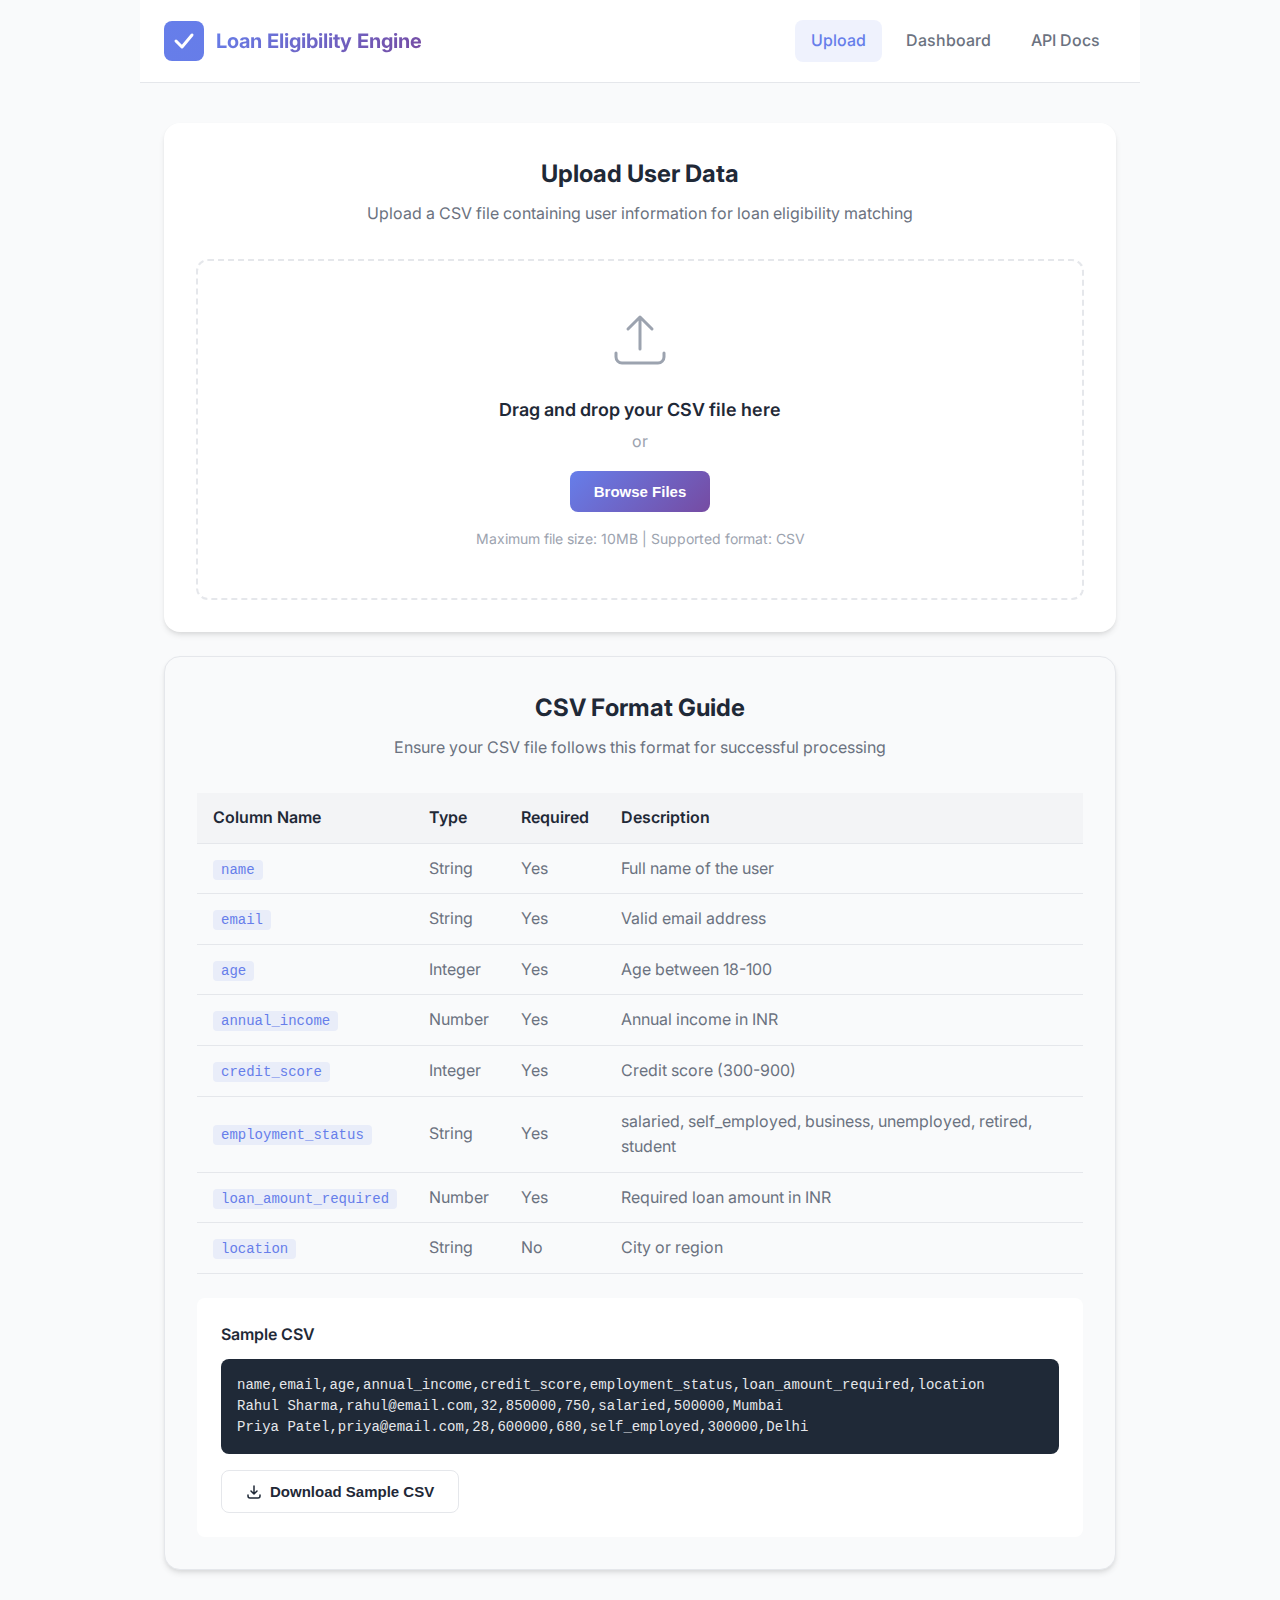
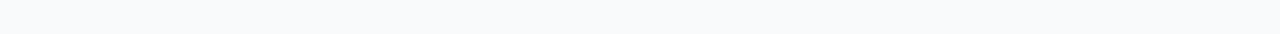
<file: frontend/index.html>
<!DOCTYPE html>
<html lang="en">
<head>
    <meta charset="UTF-8">
    <meta name="viewport" content="width=device-width, initial-scale=1.0">
    <title>Loan Eligibility Engine - Upload Users</title>
    <link rel="stylesheet" href="styles.css">
    <link href="https://fonts.googleapis.com/css2?family=Inter:wght@400;500;600;700&display=swap" rel="stylesheet">
</head>
<body>
    <div class="container">
        <!-- Header -->
        <header class="header">
            <div class="logo">
                <svg width="40" height="40" viewBox="0 0 40 40" fill="none">
                    <rect width="40" height="40" rx="8" fill="url(#gradient)"/>
                    <path d="M12 20L18 26L28 14" stroke="white" stroke-width="3" stroke-linecap="round" stroke-linejoin="round"/>
                    <defs>
                        <linearGradient id="gradient" x1="0" y1="0" x2="40" y2="40">
                            <stop stop-color="#667eea"/>
                            <stop offset="1" stop-color="#764ba2"/>
                        </linearGradient>
                    </defs>
                </svg>
                <h1>Loan Eligibility Engine</h1>
            </div>
            <nav>
                <a href="index.html" class="nav-link active">Upload</a>
                <a href="dashboard.html" class="nav-link">Dashboard</a>
                <a href="api-docs.html" class="nav-link">API Docs</a>
            </nav>
        </header>

        <!-- Main Content -->
        <main class="main">
            <!-- Upload Section -->
            <section id="upload" class="section">
                <div class="section-header">
                    <h2>Upload User Data</h2>
                    <p>Upload a CSV file containing user information for loan eligibility matching</p>
                </div>

                <!-- Upload Area -->
                <div class="upload-area" id="uploadArea">
                    <div class="upload-icon">
                        <svg width="64" height="64" viewBox="0 0 64 64" fill="none">
                            <path d="M32 8V40M32 8L20 20M32 8L44 20" stroke="currentColor" stroke-width="3" stroke-linecap="round" stroke-linejoin="round"/>
                            <path d="M8 44V48C8 51.3137 10.6863 54 14 54H50C53.3137 54 56 51.3137 56 48V44" stroke="currentColor" stroke-width="3" stroke-linecap="round"/>
                        </svg>
                    </div>
                    <p class="upload-text">Drag and drop your CSV file here</p>
                    <p class="upload-subtext">or</p>
                    <button class="btn btn-primary" id="browseBtn">Browse Files</button>
                    <input type="file" id="fileInput" accept=".csv" hidden>
                    <p class="upload-hint">Maximum file size: 10MB | Supported format: CSV</p>
                </div>

                <!-- File Selected -->
                <div class="file-selected hidden" id="fileSelected">
                    <div class="file-info">
                        <div class="file-icon">
                            <svg width="24" height="24" viewBox="0 0 24 24" fill="none">
                                <path d="M14 2H6C5.46957 2 4.96086 2.21071 4.58579 2.58579C4.21071 2.96086 4 3.46957 4 4V20C4 20.5304 4.21071 21.0391 4.58579 21.4142C4.96086 21.7893 5.46957 22 6 22H18C18.5304 22 19.0391 21.7893 19.4142 21.4142C19.7893 21.0391 20 20.5304 20 20V8L14 2Z" stroke="currentColor" stroke-width="2" stroke-linecap="round" stroke-linejoin="round"/>
                                <path d="M14 2V8H20" stroke="currentColor" stroke-width="2" stroke-linecap="round" stroke-linejoin="round"/>
                            </svg>
                        </div>
                        <div class="file-details">
                            <span class="file-name" id="fileName">users.csv</span>
                            <span class="file-size" id="fileSize">2.4 MB</span>
                        </div>
                        <button class="btn-icon" id="removeFile">
                            <svg width="20" height="20" viewBox="0 0 20 20" fill="none">
                                <path d="M15 5L5 15M5 5L15 15" stroke="currentColor" stroke-width="2" stroke-linecap="round"/>
                            </svg>
                        </button>
                    </div>
                    <button class="btn btn-primary btn-full" id="uploadBtn">
                        <span>Upload and Process</span>
                        <svg width="20" height="20" viewBox="0 0 20 20" fill="none">
                            <path d="M4 10H16M16 10L11 5M16 10L11 15" stroke="currentColor" stroke-width="2" stroke-linecap="round" stroke-linejoin="round"/>
                        </svg>
                    </button>
                </div>

                <!-- Progress -->
                <div class="upload-progress hidden" id="uploadProgress">
                    <div class="progress-header">
                        <span class="progress-title">Uploading...</span>
                        <span class="progress-percent" id="progressPercent">0%</span>
                    </div>
                    <div class="progress-bar">
                        <div class="progress-fill" id="progressFill"></div>
                    </div>
                    <p class="progress-status" id="progressStatus">Preparing upload...</p>
                </div>

                <!-- Success Message -->
                <div class="upload-success hidden" id="uploadSuccess">
                    <div class="success-icon">
                        <svg width="48" height="48" viewBox="0 0 48 48" fill="none">
                            <circle cx="24" cy="24" r="22" stroke="#10B981" stroke-width="4"/>
                            <path d="M14 24L21 31L34 18" stroke="#10B981" stroke-width="4" stroke-linecap="round" stroke-linejoin="round"/>
                        </svg>
                    </div>
                    <h3>Upload Successful!</h3>
                    <p>Your file has been uploaded and is being processed.</p>
                    <div class="success-stats">
                        <div class="stat">
                            <span class="stat-value" id="totalRows">-</span>
                            <span class="stat-label">Total Rows</span>
                        </div>
                        <div class="stat">
                            <span class="stat-value" id="validRows">-</span>
                            <span class="stat-label">Valid Users</span>
                        </div>
                        <div class="stat">
                            <span class="stat-value" id="errorRows">-</span>
                            <span class="stat-label">Errors</span>
                        </div>
                    </div>
                    <button class="btn btn-secondary" id="uploadAnother">Upload Another File</button>
                </div>

                <!-- Error Message -->
                <div class="upload-error hidden" id="uploadError">
                    <div class="error-icon">
                        <svg width="48" height="48" viewBox="0 0 48 48" fill="none">
                            <circle cx="24" cy="24" r="22" stroke="#EF4444" stroke-width="4"/>
                            <path d="M16 16L32 32M32 16L16 32" stroke="#EF4444" stroke-width="4" stroke-linecap="round"/>
                        </svg>
                    </div>
                    <h3>Upload Failed</h3>
                    <p class="error-message" id="errorMessage">An error occurred while uploading your file.</p>
                    <button class="btn btn-secondary" id="tryAgain">Try Again</button>
                </div>
            </section>

            <!-- CSV Format Guide -->
            <section class="section section-secondary">
                <div class="section-header">
                    <h2>CSV Format Guide</h2>
                    <p>Ensure your CSV file follows this format for successful processing</p>
                </div>

                <div class="format-guide">
                    <table class="format-table">
                        <thead>
                            <tr>
                                <th>Column Name</th>
                                <th>Type</th>
                                <th>Required</th>
                                <th>Description</th>
                            </tr>
                        </thead>
                        <tbody>
                            <tr>
                                <td><code>name</code></td>
                                <td>String</td>
                                <td>Yes</td>
                                <td>Full name of the user</td>
                            </tr>
                            <tr>
                                <td><code>email</code></td>
                                <td>String</td>
                                <td>Yes</td>
                                <td>Valid email address</td>
                            </tr>
                            <tr>
                                <td><code>age</code></td>
                                <td>Integer</td>
                                <td>Yes</td>
                                <td>Age between 18-100</td>
                            </tr>
                            <tr>
                                <td><code>annual_income</code></td>
                                <td>Number</td>
                                <td>Yes</td>
                                <td>Annual income in INR</td>
                            </tr>
                            <tr>
                                <td><code>credit_score</code></td>
                                <td>Integer</td>
                                <td>Yes</td>
                                <td>Credit score (300-900)</td>
                            </tr>
                            <tr>
                                <td><code>employment_status</code></td>
                                <td>String</td>
                                <td>Yes</td>
                                <td>salaried, self_employed, business, unemployed, retired, student</td>
                            </tr>
                            <tr>
                                <td><code>loan_amount_required</code></td>
                                <td>Number</td>
                                <td>Yes</td>
                                <td>Required loan amount in INR</td>
                            </tr>
                            <tr>
                                <td><code>location</code></td>
                                <td>String</td>
                                <td>No</td>
                                <td>City or region</td>
                            </tr>
                        </tbody>
                    </table>

                    <div class="sample-download">
                        <h4>Sample CSV</h4>
                        <pre class="code-block">name,email,age,annual_income,credit_score,employment_status,loan_amount_required,location
Rahul Sharma,rahul@email.com,32,850000,750,salaried,500000,Mumbai
Priya Patel,priya@email.com,28,600000,680,self_employed,300000,Delhi</pre>
                        <button class="btn btn-outline" id="downloadSample">
                            <svg width="16" height="16" viewBox="0 0 16 16" fill="none">
                                <path d="M8 2V10M8 10L5 7M8 10L11 7" stroke="currentColor" stroke-width="1.5" stroke-linecap="round" stroke-linejoin="round"/>
                                <path d="M2 11V12C2 13.1046 2.89543 14 4 14H12C13.1046 14 14 13.1046 14 12V11" stroke="currentColor" stroke-width="1.5" stroke-linecap="round"/>
                            </svg>
                            Download Sample CSV
                        </button>
                    </div>
                </div>
            </section>
        </main>

        
    </div>

    <!-- Toast Container -->
    <div class="toast-container" id="toastContainer"></div>

    <script src="app.js"></script>
</body>
</html>
</file>
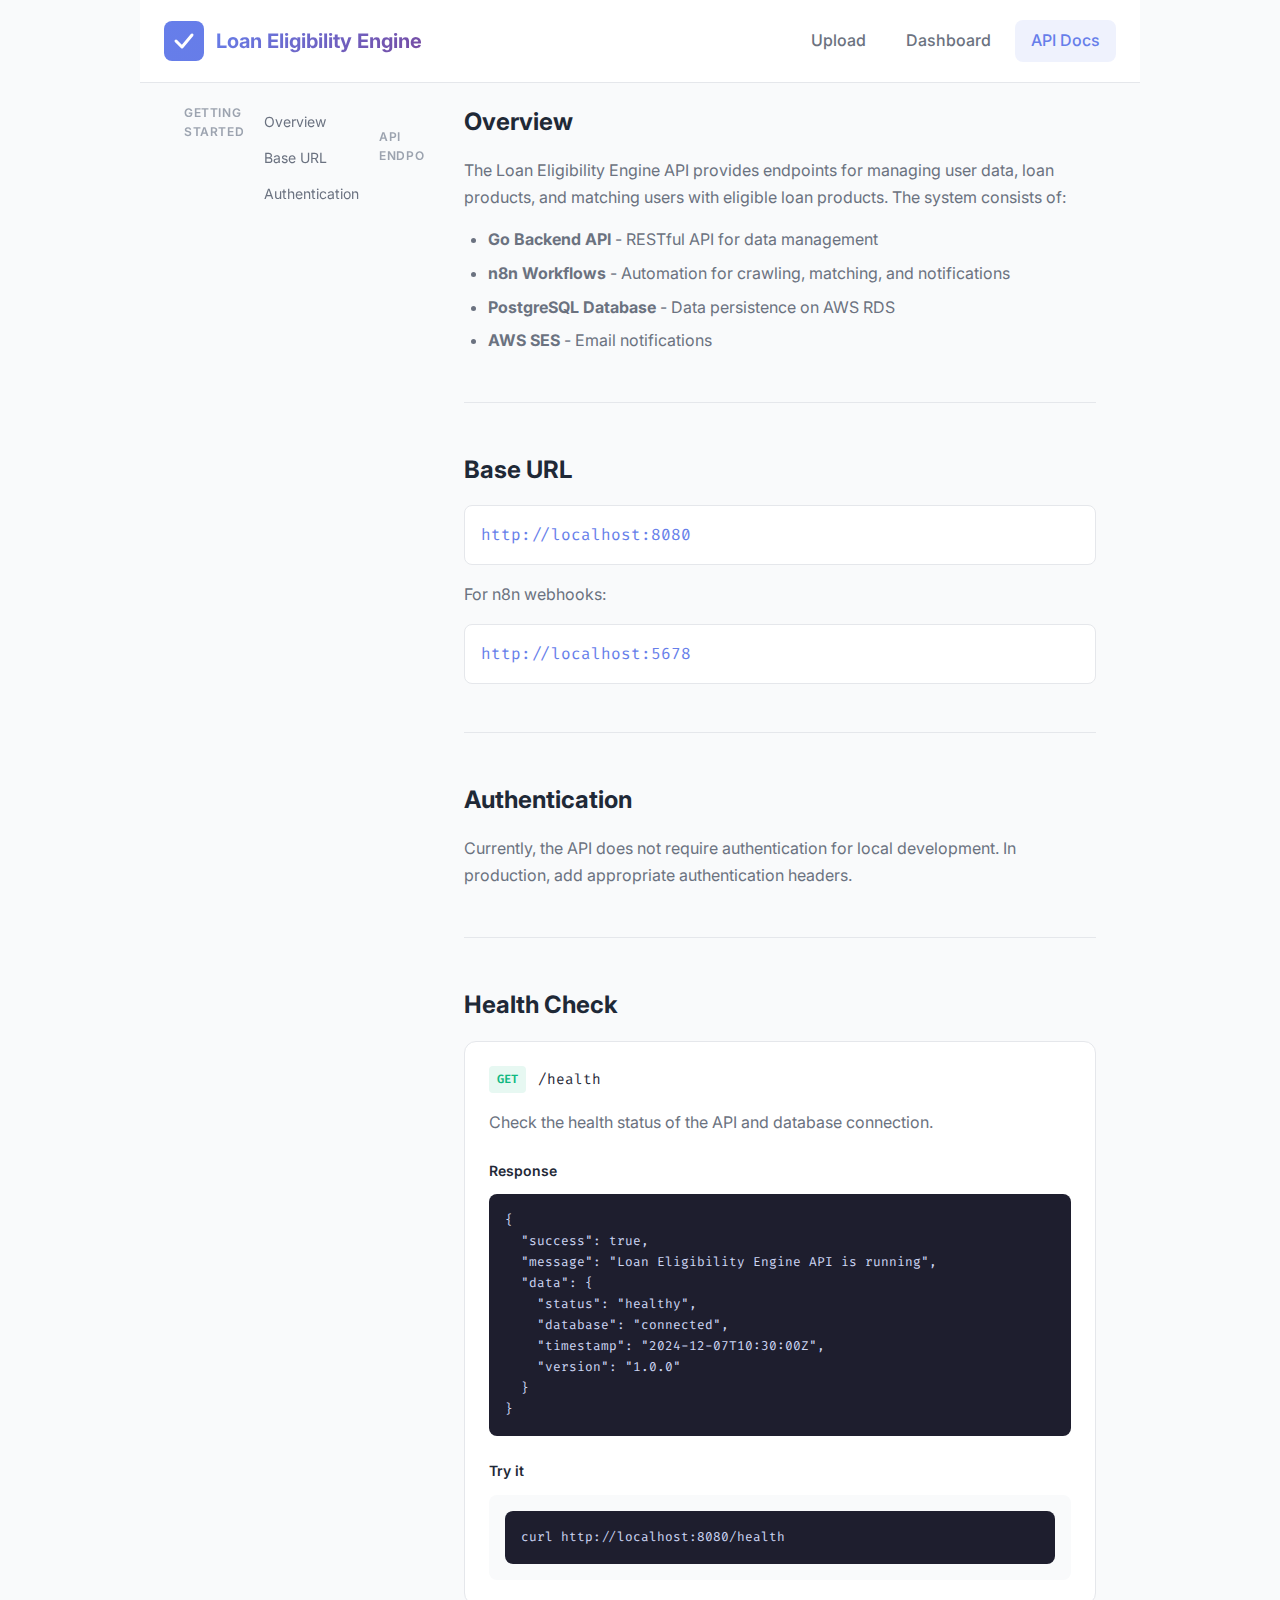
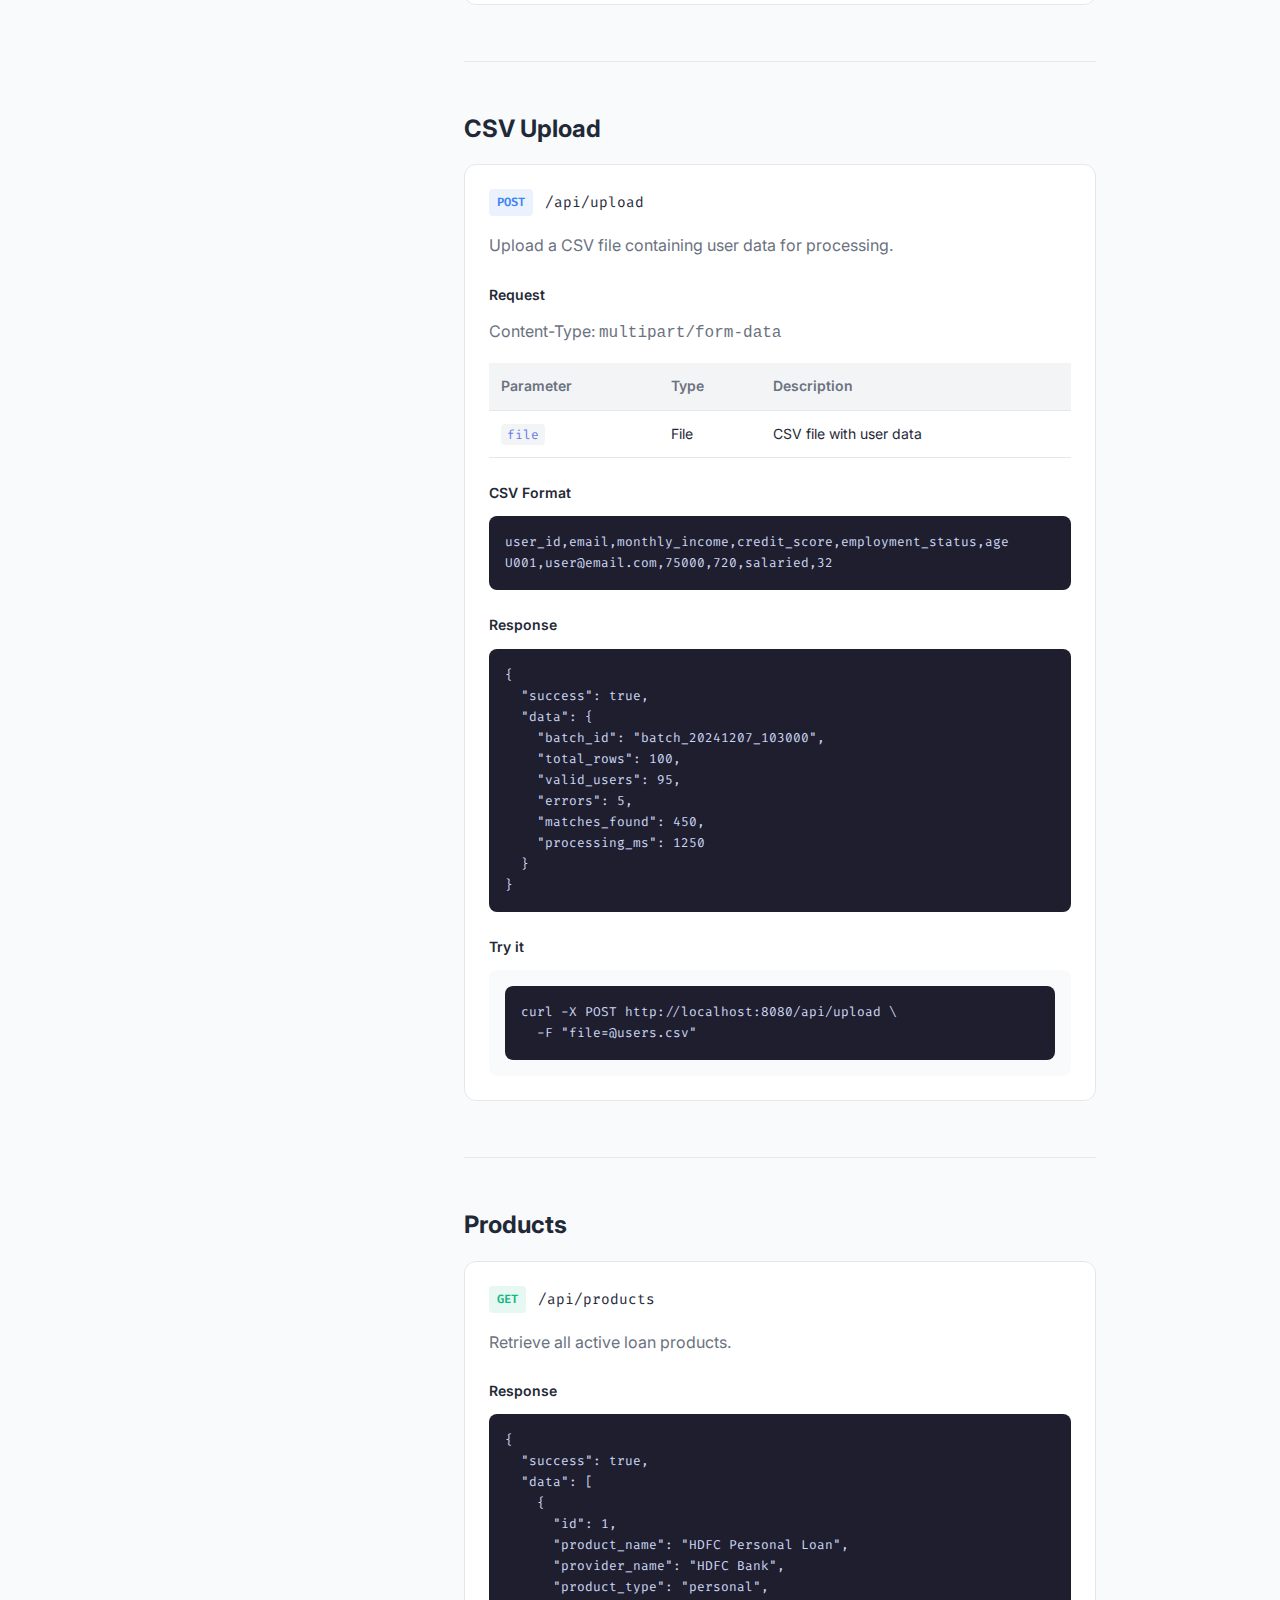
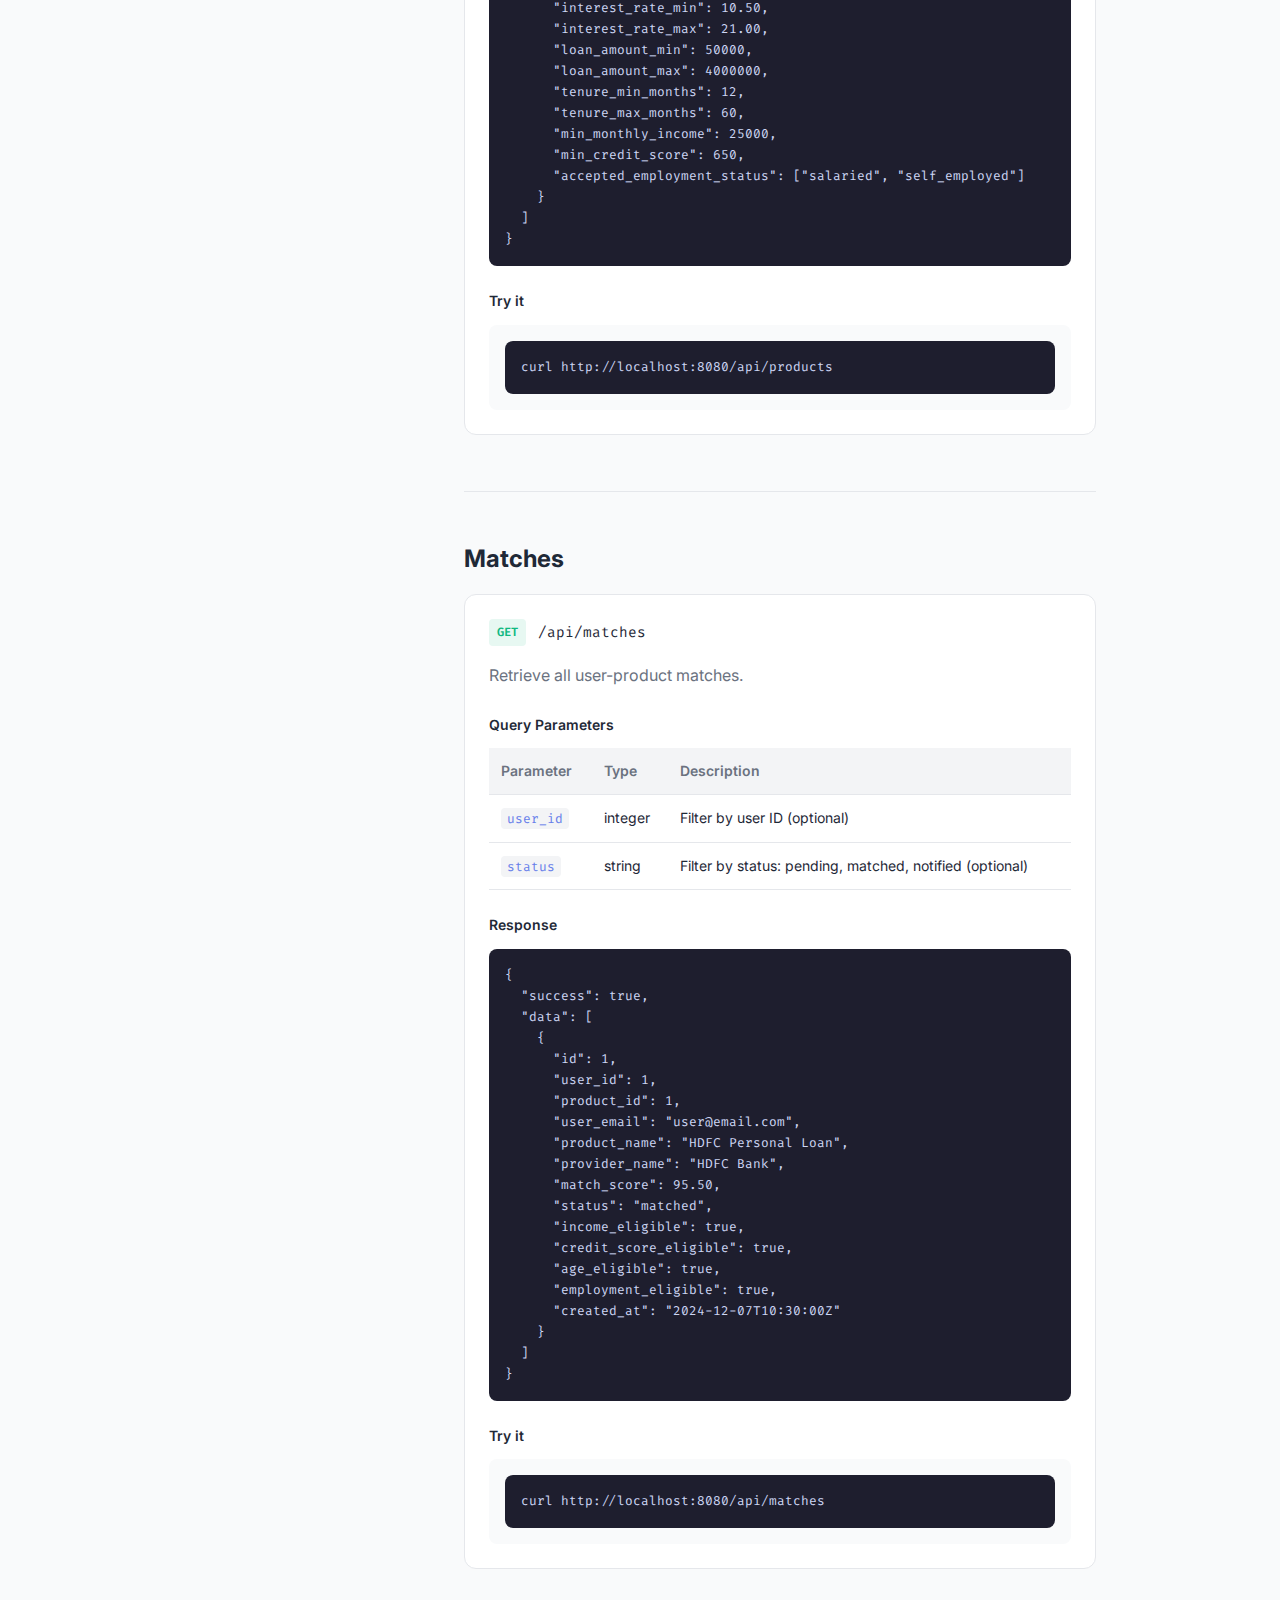
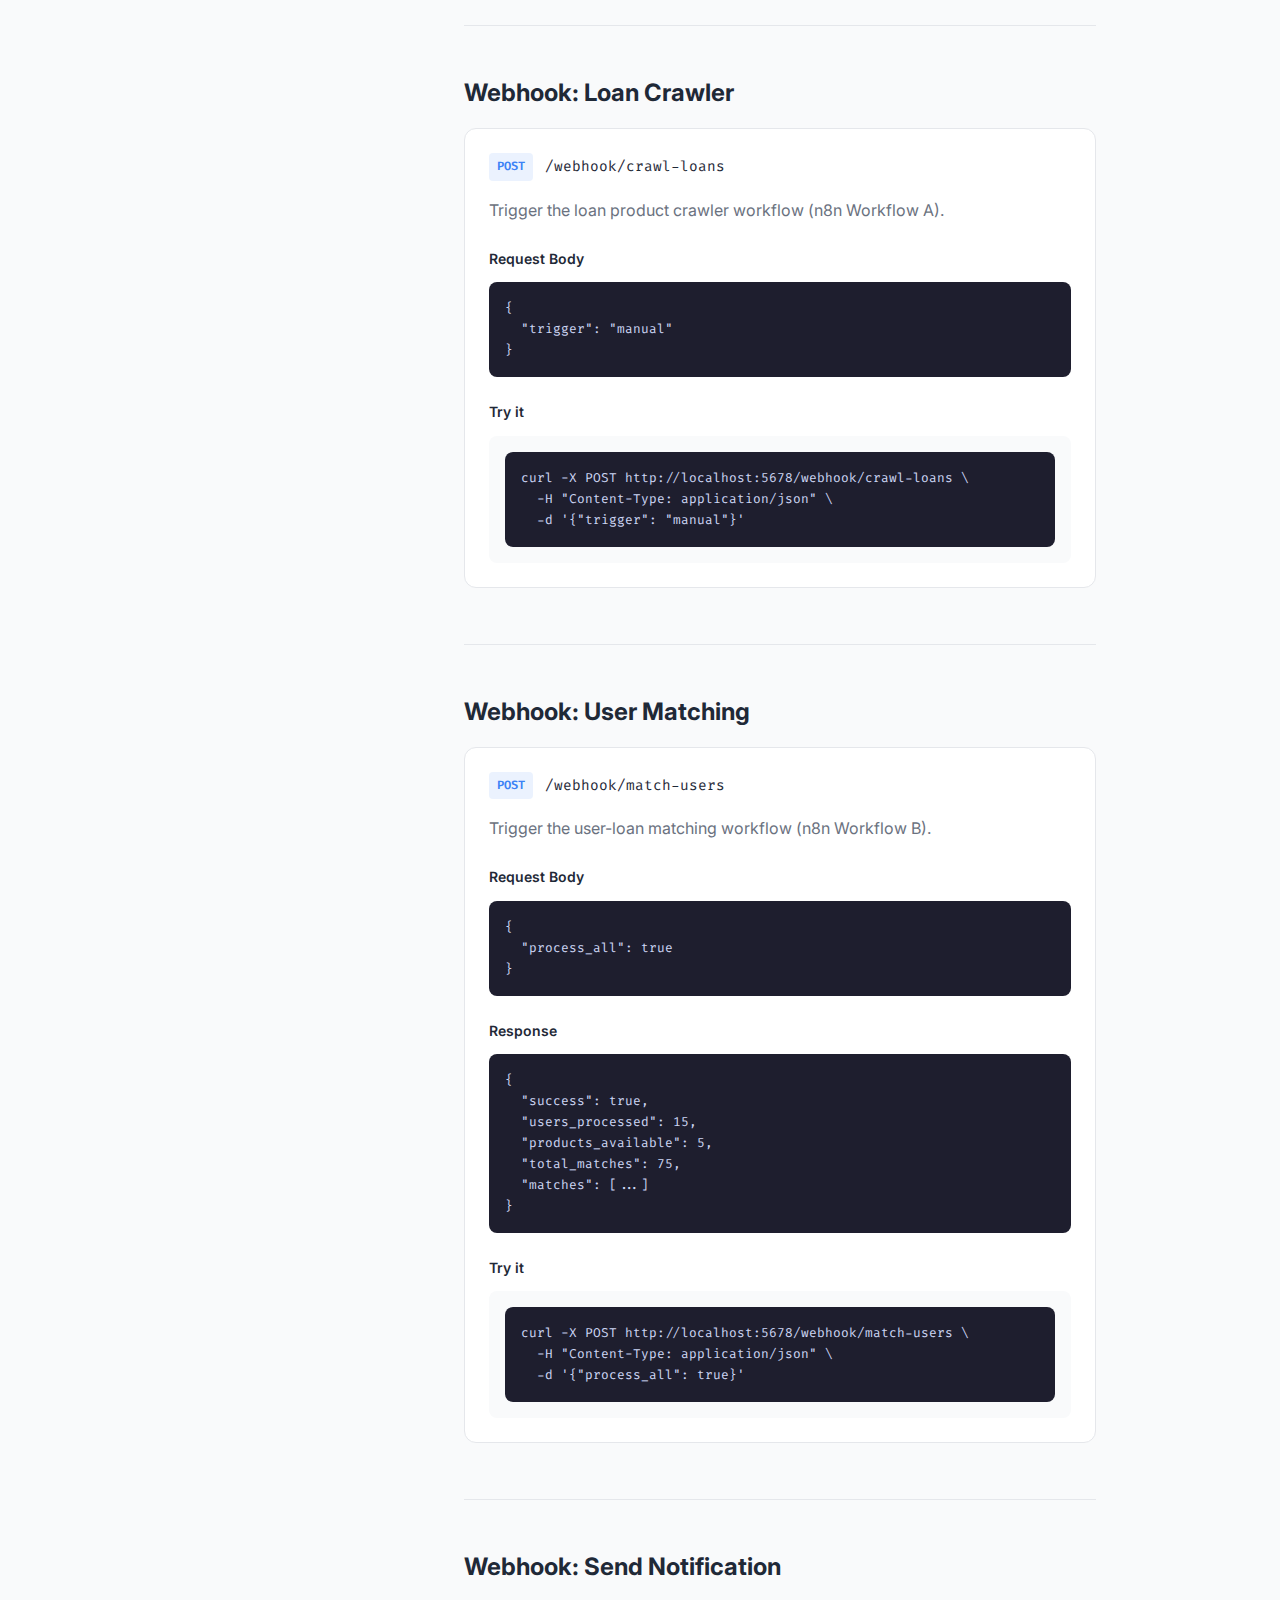
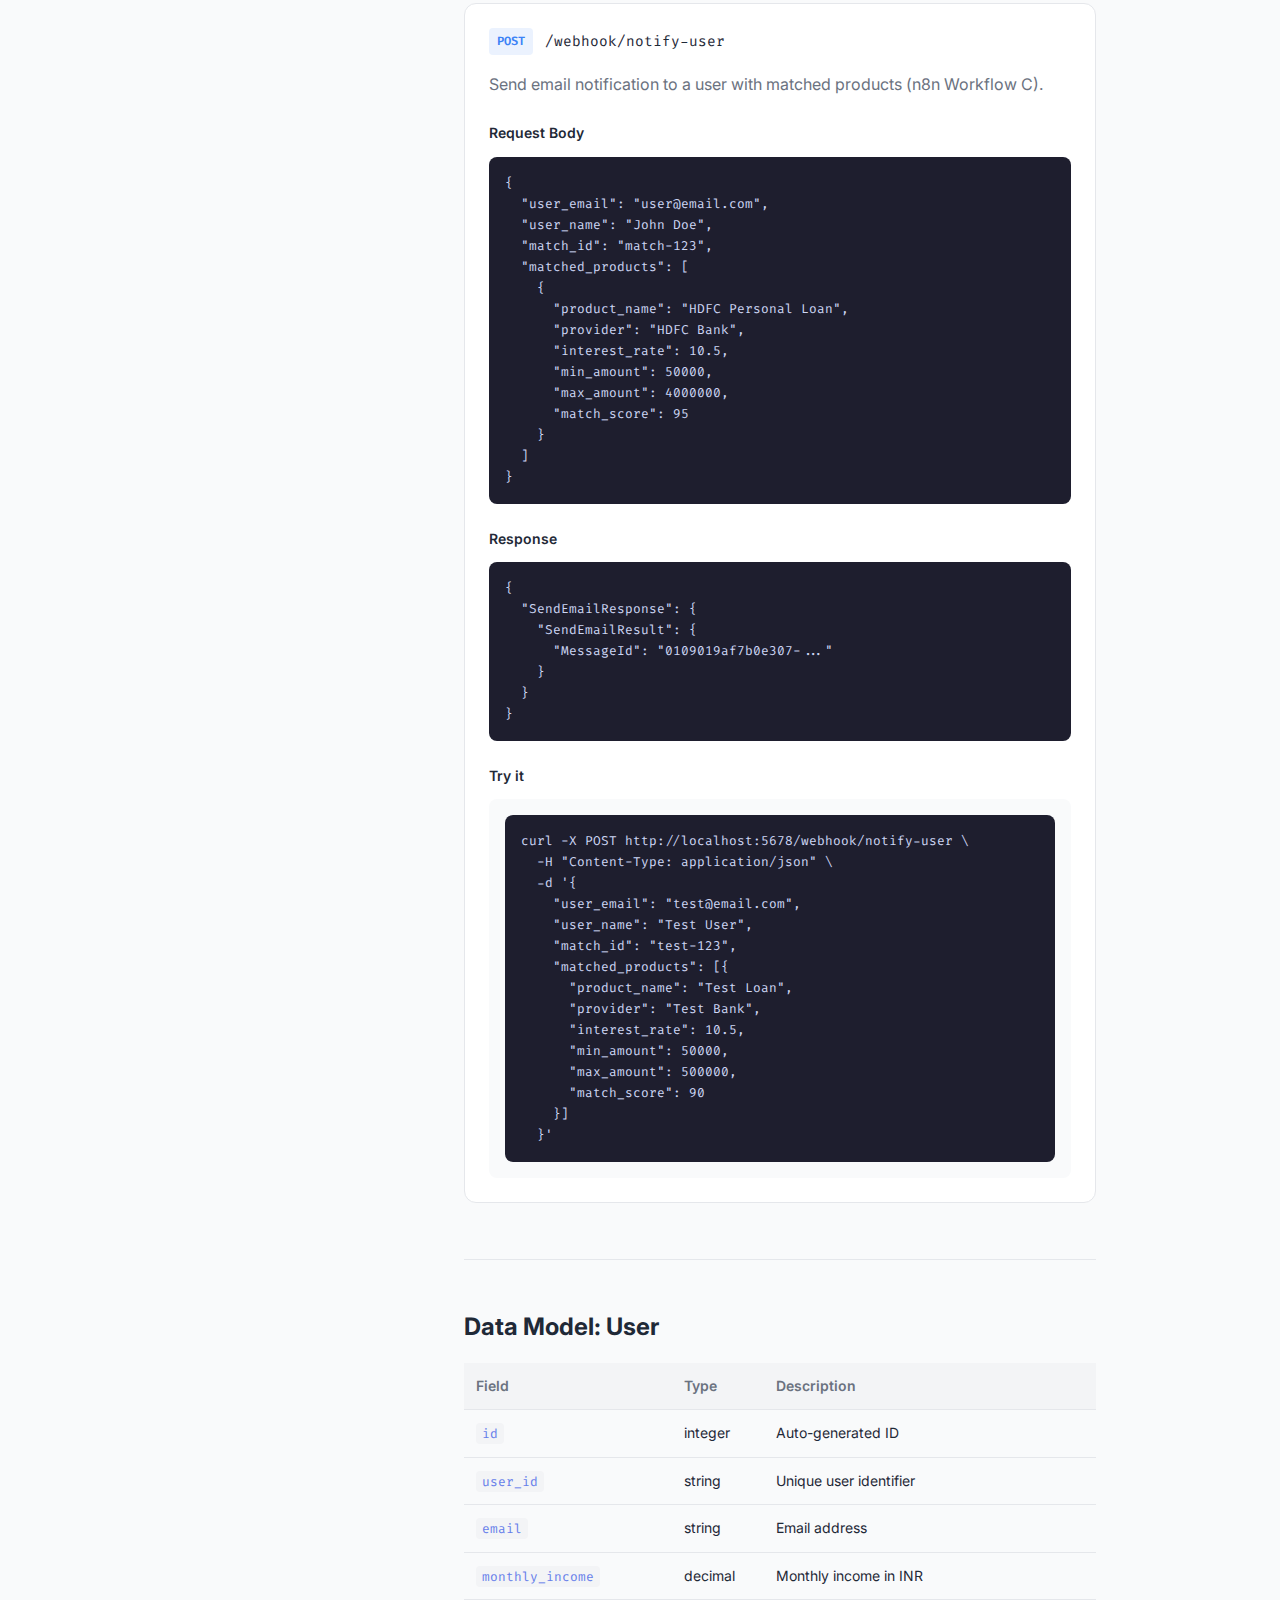
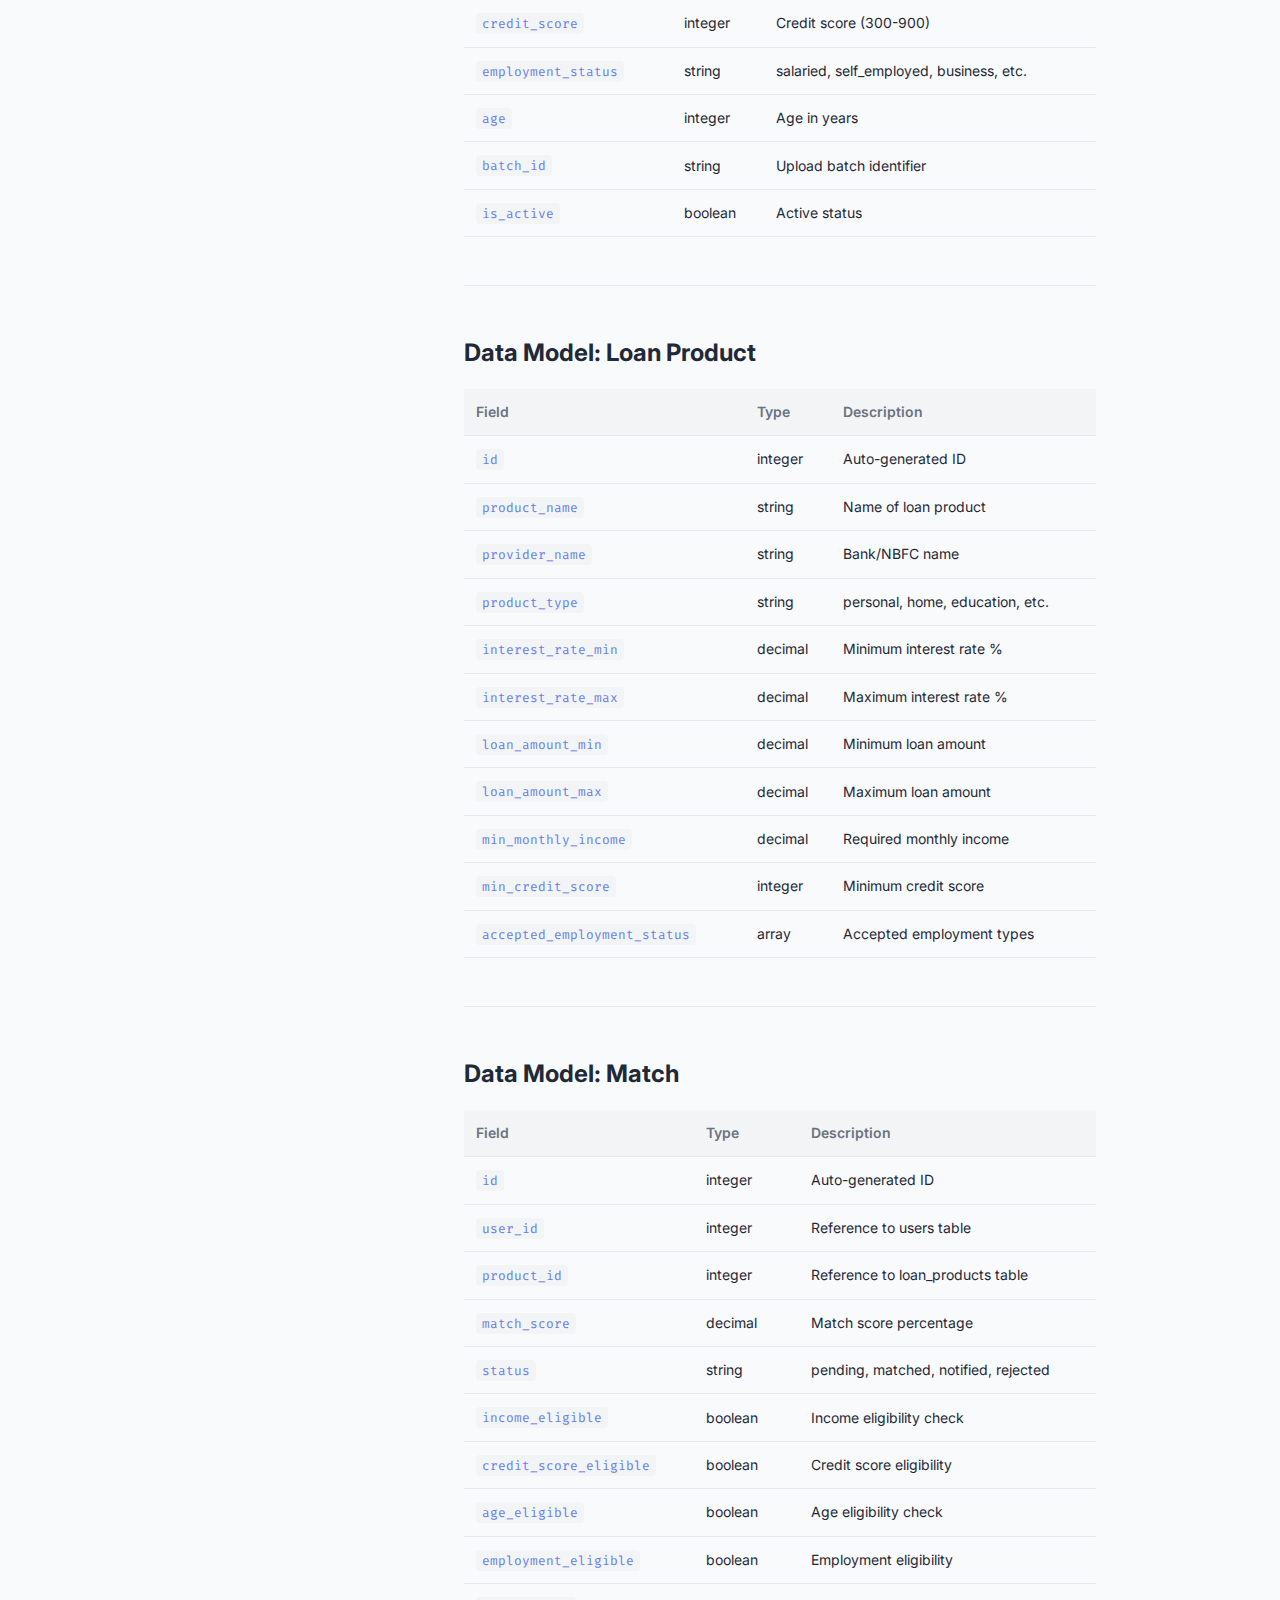
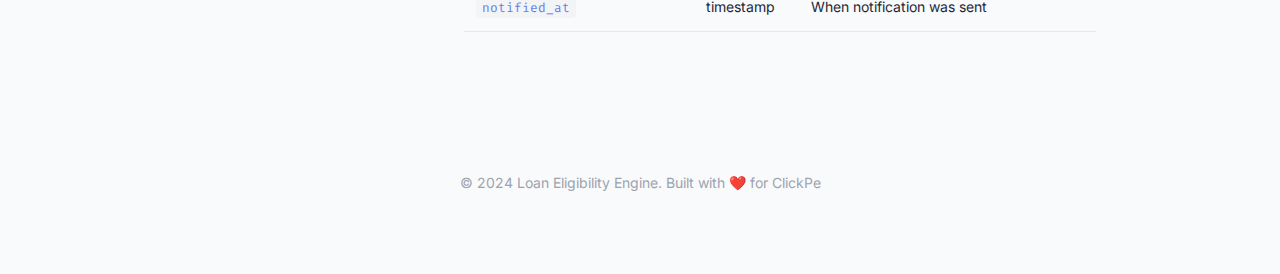
<file: frontend/api-docs.html>
<!DOCTYPE html>
<html lang="en">
<head>
    <meta charset="UTF-8">
    <meta name="viewport" content="width=device-width, initial-scale=1.0">
    <title>API Documentation - Loan Eligibility Engine</title>
    <link rel="stylesheet" href="styles.css">
    <link rel="stylesheet" href="api-docs.css">
    <link href="https://fonts.googleapis.com/css2?family=Inter:wght@400;500;600;700&family=Fira+Code:wght@400;500&display=swap" rel="stylesheet">
    <style>
        /* Ensure proper layout */
        .main {
            padding: 20px;
        }
        .docs-main {
            max-width: 1400px;
            margin: 0 auto;
        }
    </style>
</head>
<body>
    <div class="container">
        <!-- Header -->
        <header class="header">
            <div class="logo">
                <svg width="40" height="40" viewBox="0 0 40 40" fill="none">
                    <rect width="40" height="40" rx="8" fill="url(#gradient)"/>
                    <path d="M12 20L18 26L28 14" stroke="white" stroke-width="3" stroke-linecap="round" stroke-linejoin="round"/>
                    <defs>
                        <linearGradient id="gradient" x1="0" y1="0" x2="40" y2="40">
                            <stop stop-color="#667eea"/>
                            <stop offset="1" stop-color="#764ba2"/>
                        </linearGradient>
                    </defs>
                </svg>
                <h1>Loan Eligibility Engine</h1>
            </div>
            <nav>
                <a href="index.html" class="nav-link">Upload</a>
                <a href="dashboard.html" class="nav-link">Dashboard</a>
                <a href="api-docs.html" class="nav-link active">API Docs</a>
            </nav>
        </header>

        <!-- Main Content -->
        <main class="main docs-main">
            <!-- Sidebar -->
            <aside class="docs-sidebar">
                <nav class="docs-nav">
                    <h3>Getting Started</h3>
                    <ul>
                        <li><a href="#overview">Overview</a></li>
                        <li><a href="#base-url">Base URL</a></li>
                        <li><a href="#authentication">Authentication</a></li>
                    </ul>
                    
                    <h3>API Endpoints</h3>
                    <ul>
                        <li><a href="#health">Health Check</a></li>
                        <li><a href="#upload">CSV Upload</a></li>
                        <li><a href="#products">Products</a></li>
                        <li><a href="#matches">Matches</a></li>
                    </ul>
                    
                    <h3>n8n Webhooks</h3>
                    <ul>
                        <li><a href="#webhook-crawler">Loan Crawler</a></li>
                        <li><a href="#webhook-matcher">User Matching</a></li>
                        <li><a href="#webhook-notify">Notifications</a></li>
                    </ul>
                    
                    <h3>Data Models</h3>
                    <ul>
                        <li><a href="#model-user">User</a></li>
                        <li><a href="#model-product">Loan Product</a></li>
                        <li><a href="#model-match">Match</a></li>
                    </ul>
                </nav>
            </aside>

            <!-- Docs Content -->
            <div class="docs-content">
                <!-- Overview -->
                <section id="overview" class="docs-section">
                    <h2>Overview</h2>
                    <p>The Loan Eligibility Engine API provides endpoints for managing user data, loan products, and matching users with eligible loan products. The system consists of:</p>
                    <ul>
                        <li><strong>Go Backend API</strong> - RESTful API for data management</li>
                        <li><strong>n8n Workflows</strong> - Automation for crawling, matching, and notifications</li>
                        <li><strong>PostgreSQL Database</strong> - Data persistence on AWS RDS</li>
                        <li><strong>AWS SES</strong> - Email notifications</li>
                    </ul>
                </section>

                <!-- Base URL -->
                <section id="base-url" class="docs-section">
                    <h2>Base URL</h2>
                    <div class="endpoint-box">
                        <code class="base-url">http://localhost:8080</code>
                    </div>
                    <p>For n8n webhooks:</p>
                    <div class="endpoint-box">
                        <code class="base-url">http://localhost:5678</code>
                    </div>
                </section>

                <!-- Authentication -->
                <section id="authentication" class="docs-section">
                    <h2>Authentication</h2>
                    <p>Currently, the API does not require authentication for local development. In production, add appropriate authentication headers.</p>
                </section>

                <!-- Health Check -->
                <section id="health" class="docs-section">
                    <h2>Health Check</h2>
                    <div class="endpoint">
                        <div class="endpoint-header">
                            <span class="method get">GET</span>
                            <code>/health</code>
                        </div>
                        <p>Check the health status of the API and database connection.</p>
                        
                        <h4>Response</h4>
                        <pre class="code-block"><code>{
  "success": true,
  "message": "Loan Eligibility Engine API is running",
  "data": {
    "status": "healthy",
    "database": "connected",
    "timestamp": "2024-12-07T10:30:00Z",
    "version": "1.0.0"
  }
}</code></pre>

                        <h4>Try it</h4>
                        <div class="try-it">
                            <pre class="code-block"><code>curl http://localhost:8080/health</code></pre>
                        </div>
                    </div>
                </section>

                <!-- CSV Upload -->
                <section id="upload" class="docs-section">
                    <h2>CSV Upload</h2>
                    <div class="endpoint">
                        <div class="endpoint-header">
                            <span class="method post">POST</span>
                            <code>/api/upload</code>
                        </div>
                        <p>Upload a CSV file containing user data for processing.</p>
                        
                        <h4>Request</h4>
                        <p>Content-Type: <code>multipart/form-data</code></p>
                        <table class="params-table">
                            <thead>
                                <tr>
                                    <th>Parameter</th>
                                    <th>Type</th>
                                    <th>Description</th>
                                </tr>
                            </thead>
                            <tbody>
                                <tr>
                                    <td><code>file</code></td>
                                    <td>File</td>
                                    <td>CSV file with user data</td>
                                </tr>
                            </tbody>
                        </table>

                        <h4>CSV Format</h4>
                        <pre class="code-block"><code>user_id,email,monthly_income,credit_score,employment_status,age
U001,user@email.com,75000,720,salaried,32</code></pre>

                        <h4>Response</h4>
                        <pre class="code-block"><code>{
  "success": true,
  "data": {
    "batch_id": "batch_20241207_103000",
    "total_rows": 100,
    "valid_users": 95,
    "errors": 5,
    "matches_found": 450,
    "processing_ms": 1250
  }
}</code></pre>

                        <h4>Try it</h4>
                        <div class="try-it">
                            <pre class="code-block"><code>curl -X POST http://localhost:8080/api/upload \
  -F "file=@users.csv"</code></pre>
                        </div>
                    </div>
                </section>

                <!-- Products -->
                <section id="products" class="docs-section">
                    <h2>Products</h2>
                    <div class="endpoint">
                        <div class="endpoint-header">
                            <span class="method get">GET</span>
                            <code>/api/products</code>
                        </div>
                        <p>Retrieve all active loan products.</p>
                        
                        <h4>Response</h4>
                        <pre class="code-block"><code>{
  "success": true,
  "data": [
    {
      "id": 1,
      "product_name": "HDFC Personal Loan",
      "provider_name": "HDFC Bank",
      "product_type": "personal",
      "interest_rate_min": 10.50,
      "interest_rate_max": 21.00,
      "loan_amount_min": 50000,
      "loan_amount_max": 4000000,
      "tenure_min_months": 12,
      "tenure_max_months": 60,
      "min_monthly_income": 25000,
      "min_credit_score": 650,
      "accepted_employment_status": ["salaried", "self_employed"]
    }
  ]
}</code></pre>

                        <h4>Try it</h4>
                        <div class="try-it">
                            <pre class="code-block"><code>curl http://localhost:8080/api/products</code></pre>
                        </div>
                    </div>
                </section>

                <!-- Matches -->
                <section id="matches" class="docs-section">
                    <h2>Matches</h2>
                    <div class="endpoint">
                        <div class="endpoint-header">
                            <span class="method get">GET</span>
                            <code>/api/matches</code>
                        </div>
                        <p>Retrieve all user-product matches.</p>
                        
                        <h4>Query Parameters</h4>
                        <table class="params-table">
                            <thead>
                                <tr>
                                    <th>Parameter</th>
                                    <th>Type</th>
                                    <th>Description</th>
                                </tr>
                            </thead>
                            <tbody>
                                <tr>
                                    <td><code>user_id</code></td>
                                    <td>integer</td>
                                    <td>Filter by user ID (optional)</td>
                                </tr>
                                <tr>
                                    <td><code>status</code></td>
                                    <td>string</td>
                                    <td>Filter by status: pending, matched, notified (optional)</td>
                                </tr>
                            </tbody>
                        </table>

                        <h4>Response</h4>
                        <pre class="code-block"><code>{
  "success": true,
  "data": [
    {
      "id": 1,
      "user_id": 1,
      "product_id": 1,
      "user_email": "user@email.com",
      "product_name": "HDFC Personal Loan",
      "provider_name": "HDFC Bank",
      "match_score": 95.50,
      "status": "matched",
      "income_eligible": true,
      "credit_score_eligible": true,
      "age_eligible": true,
      "employment_eligible": true,
      "created_at": "2024-12-07T10:30:00Z"
    }
  ]
}</code></pre>

                        <h4>Try it</h4>
                        <div class="try-it">
                            <pre class="code-block"><code>curl http://localhost:8080/api/matches</code></pre>
                        </div>
                    </div>
                </section>

                <!-- Webhook: Crawler -->
                <section id="webhook-crawler" class="docs-section">
                    <h2>Webhook: Loan Crawler</h2>
                    <div class="endpoint">
                        <div class="endpoint-header">
                            <span class="method post">POST</span>
                            <code>/webhook/crawl-loans</code>
                        </div>
                        <p>Trigger the loan product crawler workflow (n8n Workflow A).</p>
                        
                        <h4>Request Body</h4>
                        <pre class="code-block"><code>{
  "trigger": "manual"
}</code></pre>

                        <h4>Try it</h4>
                        <div class="try-it">
                            <pre class="code-block"><code>curl -X POST http://localhost:5678/webhook/crawl-loans \
  -H "Content-Type: application/json" \
  -d '{"trigger": "manual"}'</code></pre>
                        </div>
                    </div>
                </section>

                <!-- Webhook: Matcher -->
                <section id="webhook-matcher" class="docs-section">
                    <h2>Webhook: User Matching</h2>
                    <div class="endpoint">
                        <div class="endpoint-header">
                            <span class="method post">POST</span>
                            <code>/webhook/match-users</code>
                        </div>
                        <p>Trigger the user-loan matching workflow (n8n Workflow B).</p>
                        
                        <h4>Request Body</h4>
                        <pre class="code-block"><code>{
  "process_all": true
}</code></pre>

                        <h4>Response</h4>
                        <pre class="code-block"><code>{
  "success": true,
  "users_processed": 15,
  "products_available": 5,
  "total_matches": 75,
  "matches": [...]
}</code></pre>

                        <h4>Try it</h4>
                        <div class="try-it">
                            <pre class="code-block"><code>curl -X POST http://localhost:5678/webhook/match-users \
  -H "Content-Type: application/json" \
  -d '{"process_all": true}'</code></pre>
                        </div>
                    </div>
                </section>

                <!-- Webhook: Notify -->
                <section id="webhook-notify" class="docs-section">
                    <h2>Webhook: Send Notification</h2>
                    <div class="endpoint">
                        <div class="endpoint-header">
                            <span class="method post">POST</span>
                            <code>/webhook/notify-user</code>
                        </div>
                        <p>Send email notification to a user with matched products (n8n Workflow C).</p>
                        
                        <h4>Request Body</h4>
                        <pre class="code-block"><code>{
  "user_email": "user@email.com",
  "user_name": "John Doe",
  "match_id": "match-123",
  "matched_products": [
    {
      "product_name": "HDFC Personal Loan",
      "provider": "HDFC Bank",
      "interest_rate": 10.5,
      "min_amount": 50000,
      "max_amount": 4000000,
      "match_score": 95
    }
  ]
}</code></pre>

                        <h4>Response</h4>
                        <pre class="code-block"><code>{
  "SendEmailResponse": {
    "SendEmailResult": {
      "MessageId": "0109019af7b0e307-..."
    }
  }
}</code></pre>

                        <h4>Try it</h4>
                        <div class="try-it">
                            <pre class="code-block"><code>curl -X POST http://localhost:5678/webhook/notify-user \
  -H "Content-Type: application/json" \
  -d '{
    "user_email": "test@email.com",
    "user_name": "Test User",
    "match_id": "test-123",
    "matched_products": [{
      "product_name": "Test Loan",
      "provider": "Test Bank",
      "interest_rate": 10.5,
      "min_amount": 50000,
      "max_amount": 500000,
      "match_score": 90
    }]
  }'</code></pre>
                        </div>
                    </div>
                </section>

                <!-- Model: User -->
                <section id="model-user" class="docs-section">
                    <h2>Data Model: User</h2>
                    <table class="model-table">
                        <thead>
                            <tr>
                                <th>Field</th>
                                <th>Type</th>
                                <th>Description</th>
                            </tr>
                        </thead>
                        <tbody>
                            <tr><td><code>id</code></td><td>integer</td><td>Auto-generated ID</td></tr>
                            <tr><td><code>user_id</code></td><td>string</td><td>Unique user identifier</td></tr>
                            <tr><td><code>email</code></td><td>string</td><td>Email address</td></tr>
                            <tr><td><code>monthly_income</code></td><td>decimal</td><td>Monthly income in INR</td></tr>
                            <tr><td><code>credit_score</code></td><td>integer</td><td>Credit score (300-900)</td></tr>
                            <tr><td><code>employment_status</code></td><td>string</td><td>salaried, self_employed, business, etc.</td></tr>
                            <tr><td><code>age</code></td><td>integer</td><td>Age in years</td></tr>
                            <tr><td><code>batch_id</code></td><td>string</td><td>Upload batch identifier</td></tr>
                            <tr><td><code>is_active</code></td><td>boolean</td><td>Active status</td></tr>
                        </tbody>
                    </table>
                </section>

                <!-- Model: Product -->
                <section id="model-product" class="docs-section">
                    <h2>Data Model: Loan Product</h2>
                    <table class="model-table">
                        <thead>
                            <tr>
                                <th>Field</th>
                                <th>Type</th>
                                <th>Description</th>
                            </tr>
                        </thead>
                        <tbody>
                            <tr><td><code>id</code></td><td>integer</td><td>Auto-generated ID</td></tr>
                            <tr><td><code>product_name</code></td><td>string</td><td>Name of loan product</td></tr>
                            <tr><td><code>provider_name</code></td><td>string</td><td>Bank/NBFC name</td></tr>
                            <tr><td><code>product_type</code></td><td>string</td><td>personal, home, education, etc.</td></tr>
                            <tr><td><code>interest_rate_min</code></td><td>decimal</td><td>Minimum interest rate %</td></tr>
                            <tr><td><code>interest_rate_max</code></td><td>decimal</td><td>Maximum interest rate %</td></tr>
                            <tr><td><code>loan_amount_min</code></td><td>decimal</td><td>Minimum loan amount</td></tr>
                            <tr><td><code>loan_amount_max</code></td><td>decimal</td><td>Maximum loan amount</td></tr>
                            <tr><td><code>min_monthly_income</code></td><td>decimal</td><td>Required monthly income</td></tr>
                            <tr><td><code>min_credit_score</code></td><td>integer</td><td>Minimum credit score</td></tr>
                            <tr><td><code>accepted_employment_status</code></td><td>array</td><td>Accepted employment types</td></tr>
                        </tbody>
                    </table>
                </section>

                <!-- Model: Match -->
                <section id="model-match" class="docs-section">
                    <h2>Data Model: Match</h2>
                    <table class="model-table">
                        <thead>
                            <tr>
                                <th>Field</th>
                                <th>Type</th>
                                <th>Description</th>
                            </tr>
                        </thead>
                        <tbody>
                            <tr><td><code>id</code></td><td>integer</td><td>Auto-generated ID</td></tr>
                            <tr><td><code>user_id</code></td><td>integer</td><td>Reference to users table</td></tr>
                            <tr><td><code>product_id</code></td><td>integer</td><td>Reference to loan_products table</td></tr>
                            <tr><td><code>match_score</code></td><td>decimal</td><td>Match score percentage</td></tr>
                            <tr><td><code>status</code></td><td>string</td><td>pending, matched, notified, rejected</td></tr>
                            <tr><td><code>income_eligible</code></td><td>boolean</td><td>Income eligibility check</td></tr>
                            <tr><td><code>credit_score_eligible</code></td><td>boolean</td><td>Credit score eligibility</td></tr>
                            <tr><td><code>age_eligible</code></td><td>boolean</td><td>Age eligibility check</td></tr>
                            <tr><td><code>employment_eligible</code></td><td>boolean</td><td>Employment eligibility</td></tr>
                            <tr><td><code>notified_at</code></td><td>timestamp</td><td>When notification was sent</td></tr>
                        </tbody>
                    </table>
                </section>
            </div>
        </main>

        <!-- Footer -->
        <footer class="footer">
            <p>© 2024 Loan Eligibility Engine. Built with ❤️ for ClickPe</p>
        </footer>
    </div>

    <script>
        // Smooth scroll for anchor links
        document.querySelectorAll('a[href^="#"]').forEach(anchor => {
            anchor.addEventListener('click', function (e) {
                e.preventDefault();
                const target = document.querySelector(this.getAttribute('href'));
                if (target) {
                    target.scrollIntoView({ behavior: 'smooth', block: 'start' });
                }
            });
        });

        // Highlight active section in sidebar
        const sections = document.querySelectorAll('.docs-section');
        const navLinks = document.querySelectorAll('.docs-nav a');

        window.addEventListener('scroll', () => {
            let current = '';
            sections.forEach(section => {
                const sectionTop = section.offsetTop;
                if (scrollY >= sectionTop - 100) {
                    current = section.getAttribute('id');
                }
            });

            navLinks.forEach(link => {
                link.classList.remove('active');
                if (link.getAttribute('href') === '#' + current) {
                    link.classList.add('active');
                }
            });
        });
    </script>
</body>
</html>
</file>
<file: frontend/styles.css>
/* CSS Variables */
:root {
    --primary-color: #667eea;
    --primary-dark: #5a6fd6;
    --secondary-color: #764ba2;
    --success-color: #10B981;
    --error-color: #EF4444;
    --warning-color: #F59E0B;
    --text-primary: #1F2937;
    --text-secondary: #6B7280;
    --text-muted: #9CA3AF;
    --bg-primary: #FFFFFF;
    --bg-secondary: #F9FAFB;
    --bg-tertiary: #F3F4F6;
    --border-color: #E5E7EB;
    --shadow-sm: 0 1px 2px 0 rgba(0, 0, 0, 0.05);
    --shadow: 0 4px 6px -1px rgba(0, 0, 0, 0.1), 0 2px 4px -1px rgba(0, 0, 0, 0.06);
    --shadow-lg: 0 10px 15px -3px rgba(0, 0, 0, 0.1), 0 4px 6px -2px rgba(0, 0, 0, 0.05);
    --radius-sm: 6px;
    --radius: 8px;
    --radius-lg: 12px;
    --radius-xl: 16px;
    --transition: all 0.2s ease;
}

/* Reset & Base */
*, *::before, *::after {
    box-sizing: border-box;
    margin: 0;
    padding: 0;
}

html {
    scroll-behavior: smooth;
}

body {
    font-family: 'Inter', -apple-system, BlinkMacSystemFont, 'Segoe UI', Roboto, Oxygen, Ubuntu, sans-serif;
    font-size: 16px;
    line-height: 1.6;
    color: var(--text-primary);
    background: var(--bg-secondary);
    min-height: 100vh;
}

/* Container */
.container {
    max-width: 1000px;
    margin: 0 auto;
    padding: 0 24px;
}

/* Header */
.header {
    display: flex;
    justify-content: space-between;
    align-items: center;
    padding: 20px 0;
    border-bottom: 1px solid var(--border-color);
    background: var(--bg-primary);
    margin: 0 -24px;
    padding-left: 24px;
    padding-right: 24px;
}

.logo {
    display: flex;
    align-items: center;
    gap: 12px;
}

.logo h1 {
    font-size: 1.25rem;
    font-weight: 700;
    background: linear-gradient(135deg, var(--primary-color), var(--secondary-color));
    -webkit-background-clip: text;
    -webkit-text-fill-color: transparent;
    background-clip: text;
}

nav {
    display: flex;
    gap: 8px;
}

.nav-link {
    padding: 8px 16px;
    color: var(--text-secondary);
    text-decoration: none;
    font-weight: 500;
    border-radius: var(--radius);
    transition: var(--transition);
}

.nav-link:hover {
    color: var(--primary-color);
    background: var(--bg-tertiary);
}

.nav-link.active {
    color: var(--primary-color);
    background: rgba(102, 126, 234, 0.1);
}

/* Main */
.main {
    padding: 40px 0;
}

/* Section */
.section {
    background: var(--bg-primary);
    border-radius: var(--radius-xl);
    padding: 32px;
    margin-bottom: 24px;
    box-shadow: var(--shadow);
}

.section-secondary {
    background: var(--bg-secondary);
    border: 1px solid var(--border-color);
}

.section-header {
    text-align: center;
    margin-bottom: 32px;
}

.section-header h2 {
    font-size: 1.5rem;
    font-weight: 700;
    color: var(--text-primary);
    margin-bottom: 8px;
}

.section-header p {
    color: var(--text-secondary);
}

/* Upload Area */
.upload-area {
    border: 2px dashed var(--border-color);
    border-radius: var(--radius-lg);
    padding: 48px 32px;
    text-align: center;
    transition: var(--transition);
    cursor: pointer;
}

.upload-area:hover,
.upload-area.drag-over {
    border-color: var(--primary-color);
    background: rgba(102, 126, 234, 0.05);
}

.upload-area.drag-over {
    transform: scale(1.01);
}

.upload-icon {
    color: var(--text-muted);
    margin-bottom: 16px;
}

.upload-text {
    font-size: 1.125rem;
    font-weight: 600;
    color: var(--text-primary);
    margin-bottom: 4px;
}

.upload-subtext {
    color: var(--text-muted);
    margin-bottom: 16px;
}

.upload-hint {
    font-size: 0.875rem;
    color: var(--text-muted);
    margin-top: 16px;
}

/* Buttons */
.btn {
    display: inline-flex;
    align-items: center;
    justify-content: center;
    gap: 8px;
    padding: 12px 24px;
    font-size: 0.9375rem;
    font-weight: 600;
    border-radius: var(--radius);
    border: none;
    cursor: pointer;
    transition: var(--transition);
}

.btn-primary {
    background: linear-gradient(135deg, var(--primary-color), var(--secondary-color));
    color: white;
}

.btn-primary:hover {
    transform: translateY(-1px);
    box-shadow: var(--shadow-lg);
}

.btn-secondary {
    background: var(--bg-tertiary);
    color: var(--text-primary);
}

.btn-secondary:hover {
    background: var(--border-color);
}

.btn-outline {
    background: transparent;
    border: 1px solid var(--border-color);
    color: var(--text-primary);
}

.btn-outline:hover {
    border-color: var(--primary-color);
    color: var(--primary-color);
}

.btn-full {
    width: 100%;
}

.btn-icon {
    background: none;
    border: none;
    padding: 8px;
    cursor: pointer;
    color: var(--text-muted);
    border-radius: var(--radius);
    transition: var(--transition);
}

.btn-icon:hover {
    background: var(--bg-tertiary);
    color: var(--error-color);
}

/* File Selected */
.file-selected {
    margin-top: 24px;
}

.file-info {
    display: flex;
    align-items: center;
    gap: 12px;
    padding: 16px;
    background: var(--bg-tertiary);
    border-radius: var(--radius);
    margin-bottom: 16px;
}

.file-icon {
    width: 48px;
    height: 48px;
    display: flex;
    align-items: center;
    justify-content: center;
    background: var(--primary-color);
    color: white;
    border-radius: var(--radius);
}

.file-details {
    flex: 1;
}

.file-name {
    display: block;
    font-weight: 600;
    color: var(--text-primary);
}

.file-size {
    font-size: 0.875rem;
    color: var(--text-secondary);
}

/* Progress */
.upload-progress {
    margin-top: 24px;
}

.progress-header {
    display: flex;
    justify-content: space-between;
    margin-bottom: 8px;
}

.progress-title {
    font-weight: 600;
}

.progress-percent {
    color: var(--primary-color);
    font-weight: 600;
}

.progress-bar {
    height: 8px;
    background: var(--bg-tertiary);
    border-radius: 4px;
    overflow: hidden;
}

.progress-fill {
    height: 100%;
    width: 0%;
    background: linear-gradient(135deg, var(--primary-color), var(--secondary-color));
    border-radius: 4px;
    transition: width 0.3s ease;
}

.progress-status {
    margin-top: 8px;
    font-size: 0.875rem;
    color: var(--text-secondary);
}

/* Success & Error */
.upload-success,
.upload-error {
    text-align: center;
    padding: 32px;
}

.success-icon,
.error-icon {
    margin-bottom: 16px;
}

.upload-success h3 {
    color: var(--success-color);
    margin-bottom: 8px;
}

.upload-error h3 {
    color: var(--error-color);
    margin-bottom: 8px;
}

.upload-success p,
.upload-error p {
    color: var(--text-secondary);
    margin-bottom: 24px;
}

.success-stats {
    display: flex;
    justify-content: center;
    gap: 48px;
    margin-bottom: 24px;
}

.stat {
    text-align: center;
}

.stat-value {
    display: block;
    font-size: 2rem;
    font-weight: 700;
    color: var(--text-primary);
}

.stat-label {
    font-size: 0.875rem;
    color: var(--text-secondary);
}

/* Format Guide */
.format-table {
    width: 100%;
    border-collapse: collapse;
    margin-bottom: 24px;
}

.format-table th,
.format-table td {
    padding: 12px 16px;
    text-align: left;
    border-bottom: 1px solid var(--border-color);
}

.format-table th {
    font-weight: 600;
    color: var(--text-primary);
    background: var(--bg-tertiary);
}

.format-table td {
    color: var(--text-secondary);
}

.format-table code {
    background: rgba(102, 126, 234, 0.1);
    color: var(--primary-color);
    padding: 2px 8px;
    border-radius: 4px;
    font-size: 0.875rem;
}

.sample-download {
    background: var(--bg-primary);
    border-radius: var(--radius);
    padding: 24px;
}

.sample-download h4 {
    margin-bottom: 12px;
    font-weight: 600;
}

.code-block {
    background: #1F2937;
    color: #E5E7EB;
    padding: 16px;
    border-radius: var(--radius);
    overflow-x: auto;
    font-family: 'Monaco', 'Menlo', monospace;
    font-size: 0.875rem;
    line-height: 1.5;
    margin-bottom: 16px;
}

/* Footer */
.footer {
    text-align: center;
    padding: 24px 0;
    color: var(--text-muted);
    font-size: 0.875rem;
}

/* Toast */
.toast-container {
    position: fixed;
    bottom: 24px;
    right: 24px;
    z-index: 1000;
}

.toast {
    display: flex;
    align-items: center;
    gap: 12px;
    padding: 16px 20px;
    background: var(--bg-primary);
    border-radius: var(--radius);
    box-shadow: var(--shadow-lg);
    margin-top: 12px;
    animation: slideIn 0.3s ease;
}

.toast.success {
    border-left: 4px solid var(--success-color);
}

.toast.error {
    border-left: 4px solid var(--error-color);
}

.toast.warning {
    border-left: 4px solid var(--warning-color);
}

@keyframes slideIn {
    from {
        opacity: 0;
        transform: translateX(100px);
    }
    to {
        opacity: 1;
        transform: translateX(0);
    }
}

/* Utility Classes */
.hidden {
    display: none !important;
}

/* Responsive */
@media (max-width: 768px) {
    .header {
        flex-direction: column;
        gap: 16px;
    }

    .success-stats {
        flex-direction: column;
        gap: 16px;
    }

    .format-table {
        display: block;
        overflow-x: auto;
    }

    .section {
        padding: 24px 16px;
    }
}
</file>
<file: frontend/api-docs.css>
/* API Documentation Styles */

.docs-main {
    display: grid;
    grid-template-columns: 240px 1fr;
    gap: 40px;
    padding-top: 32px;
    min-height: calc(100vh - 200px);
}

@media (max-width: 900px) {
    .docs-main {
        grid-template-columns: 1fr;
    }
    
    .docs-sidebar {
        display: none;
    }
}

/* Sidebar */
.docs-sidebar {
    position: sticky;
    top: 24px;
    height: fit-content;
    max-height: calc(100vh - 100px);
    overflow-y: auto;
}

.docs-nav h3 {
    font-size: 0.75rem;
    font-weight: 600;
    text-transform: uppercase;
    letter-spacing: 0.05em;
    color: var(--text-muted);
    margin-top: 24px;
    margin-bottom: 8px;
}

.docs-nav h3:first-child {
    margin-top: 0;
}

.docs-nav ul {
    list-style: none;
}

.docs-nav a {
    display: block;
    padding: 6px 12px;
    margin: 2px 0;
    color: var(--text-secondary);
    text-decoration: none;
    font-size: 0.875rem;
    border-radius: var(--radius);
    transition: var(--transition);
}

.docs-nav a:hover {
    color: var(--primary-color);
    background: var(--bg-tertiary);
}

.docs-nav a.active {
    color: var(--primary-color);
    background: rgba(102, 126, 234, 0.1);
    font-weight: 500;
}

/* Content */
.docs-content {
    max-width: 800px;
}

.docs-section {
    margin-bottom: 48px;
    padding-bottom: 32px;
    border-bottom: 1px solid var(--border-color);
}

.docs-section:last-child {
    border-bottom: none;
}

.docs-section h2 {
    font-size: 1.5rem;
    font-weight: 700;
    color: var(--text-primary);
    margin-bottom: 16px;
}

.docs-section p {
    color: var(--text-secondary);
    margin-bottom: 16px;
    line-height: 1.7;
}

.docs-section ul {
    margin-left: 24px;
    margin-bottom: 16px;
}

.docs-section li {
    margin-bottom: 8px;
    color: var(--text-secondary);
}

.docs-section h4 {
    font-size: 0.875rem;
    font-weight: 600;
    color: var(--text-primary);
    margin-top: 24px;
    margin-bottom: 12px;
}

/* Endpoint Box */
.endpoint-box {
    background: var(--bg-primary);
    border: 1px solid var(--border-color);
    border-radius: var(--radius);
    padding: 16px;
    margin-bottom: 16px;
}

.base-url {
    font-family: 'Fira Code', monospace;
    font-size: 1rem;
    color: var(--primary-color);
}

/* Endpoint Card */
.endpoint {
    background: var(--bg-primary);
    border: 1px solid var(--border-color);
    border-radius: var(--radius-lg);
    padding: 24px;
    margin-bottom: 24px;
}

.endpoint-header {
    display: flex;
    align-items: center;
    gap: 12px;
    margin-bottom: 16px;
}

.method {
    font-family: 'Fira Code', monospace;
    font-size: 0.75rem;
    font-weight: 600;
    padding: 4px 8px;
    border-radius: 4px;
    text-transform: uppercase;
}

.method.get {
    background: rgba(16, 185, 129, 0.1);
    color: #10B981;
}

.method.post {
    background: rgba(59, 130, 246, 0.1);
    color: #3B82F6;
}

.method.put {
    background: rgba(245, 158, 11, 0.1);
    color: #F59E0B;
}

.method.delete {
    background: rgba(239, 68, 68, 0.1);
    color: #EF4444;
}

.endpoint-header code {
    font-family: 'Fira Code', monospace;
    font-size: 0.9rem;
    color: var(--text-primary);
}

/* Code Block */
.code-block {
    background: #1e1e2e;
    border-radius: var(--radius);
    padding: 16px;
    overflow-x: auto;
    margin-bottom: 16px;
}

.code-block code {
    font-family: 'Fira Code', monospace;
    font-size: 0.8rem;
    color: #cdd6f4;
    line-height: 1.6;
    white-space: pre;
}

/* Try It Section */
.try-it {
    background: var(--bg-secondary);
    border-radius: var(--radius);
    padding: 16px;
}

.try-it .code-block {
    margin-bottom: 0;
}

/* Tables */
.params-table,
.model-table {
    width: 100%;
    border-collapse: collapse;
    margin-bottom: 16px;
    font-size: 0.875rem;
}

.params-table th,
.model-table th {
    text-align: left;
    padding: 12px;
    background: var(--bg-tertiary);
    font-weight: 600;
    color: var(--text-secondary);
    border-bottom: 1px solid var(--border-color);
}

.params-table td,
.model-table td {
    padding: 12px;
    border-bottom: 1px solid var(--border-color);
    color: var(--text-primary);
}

.params-table code,
.model-table code {
    font-family: 'Fira Code', monospace;
    font-size: 0.8rem;
    background: var(--bg-tertiary);
    padding: 2px 6px;
    border-radius: 4px;
    color: var(--primary-color);
}
</file>
